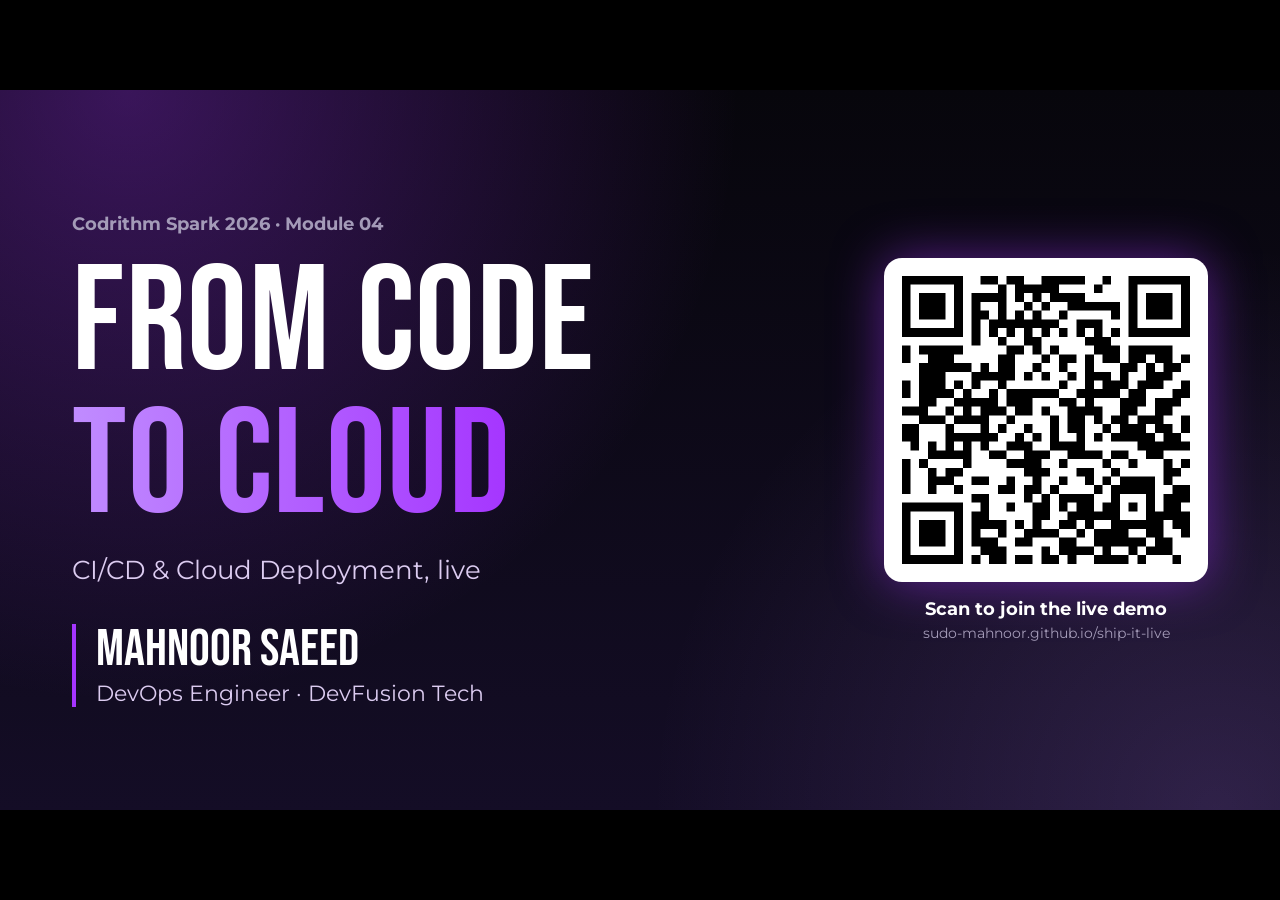
<file: site/slides/index.html>
<!DOCTYPE html>
<html lang="en">
<head>
  <meta charset="utf-8">
  <meta name="viewport" content="width=device-width, initial-scale=1">
  <title>From Code to Cloud · Mahnoor Saeed</title>
  <link rel="preconnect" href="https://fonts.googleapis.com">
  <link rel="preconnect" href="https://fonts.gstatic.com" crossorigin>
  <link rel="stylesheet" href="https://fonts.googleapis.com/css2?family=Bebas+Neue&family=Montserrat:wght@500;700&display=swap">
  <style>
    /* Colour palette from devfusion-branding/DESIGN.md */
    :root {
      --violet: #a535ff;
      --lilac: #c08cff;
      --lavender: #dcccf1;
      --muted: #a49bb8;
      --red: #f87171;
      --green: #4ade80;
      --amber: #fbbf24;
      --panel: rgba(255, 255, 255, 0.05);
      --line: rgba(255, 255, 255, 0.12);
    }

    * { box-sizing: border-box; margin: 0; padding: 0; }

    html, body { height: 100%; background: #000; }

    body { font-family: "Montserrat", system-ui, sans-serif; color: #fff; overflow: hidden; }

    /* Every slide is a fixed 1280x720 canvas, scaled to fit the screen */
    .deck { position: absolute; top: 50%; left: 50%; width: 1280px; height: 720px; }

    .slide {
      position: absolute;
      top: 0;
      left: 0;
      width: 1280px;
      height: 720px;
      padding: 56px 72px;
      overflow: hidden;
      background:
        radial-gradient(circle at 10% 0%, rgba(165, 53, 255, 0.32), transparent 45%),
        radial-gradient(circle at 95% 100%, rgba(192, 140, 255, 0.16), transparent 40%),
        linear-gradient(180deg, #07060c, #140d26);
      opacity: 0;
      visibility: hidden;
      transition: opacity 0.5s;
    }
    .slide.active { opacity: 1; visibility: visible; }
    .slide > * { position: relative; }

    .rise { opacity: 0; transform: translateY(20px); transition: opacity 0.6s, transform 0.6s; }
    .active .rise { opacity: 1; transform: none; }
    .active .d1 { transition-delay: 0.12s; }
    .active .d2 { transition-delay: 0.24s; }
    .active .d3 { transition-delay: 0.36s; }
    .active .d4 { transition-delay: 0.48s; }
    .active .d5 { transition-delay: 0.6s; }
    .active .d6 { transition-delay: 0.72s; }
    .active .d7 { transition-delay: 0.84s; }

    .page { position: absolute; right: 48px; bottom: 26px; font-size: 14px; color: var(--muted); }
    .footer-name { position: absolute; left: 72px; bottom: 26px; font-size: 14px; color: var(--muted); }

    .kicker { font-size: 17px; font-weight: 700; letter-spacing: 0.14em; text-transform: uppercase; color: var(--lilac); }
    h1, h2 { font-family: "Bebas Neue", Impact, sans-serif; font-weight: 400; line-height: 0.95; letter-spacing: 0.01em; }
    h1 { font-size: 150px; }
    h2 { margin-top: 10px; font-size: 76px; }
    .grad { background: linear-gradient(90deg, var(--lilac), var(--violet)); -webkit-background-clip: text; background-clip: text; color: transparent; }
    .lead { font-size: 26px; line-height: 1.45; color: var(--lavender); }
    .note { margin-top: 26px; font-size: 23px; font-weight: 700; }
    .note .grad { font-weight: 700; }

    /* Reusable blocks */
    .row { display: flex; }
    .row > * + * { margin-left: 20px; }
    .card { flex: 1; padding: 24px 26px; border-radius: 18px; background: var(--panel); border: 1px solid var(--line); }
    .card h3 { font-family: "Bebas Neue", Impact, sans-serif; font-weight: 400; font-size: 36px; line-height: 1; color: var(--lilac); }
    .card p, .card li { font-size: 20px; line-height: 1.45; color: var(--lavender); }
    .card p { margin-top: 10px; }
    .card ul { margin-top: 12px; list-style: none; }
    .card li { padding-left: 22px; margin-top: 8px; position: relative; }
    .card li::before { content: ""; position: absolute; left: 2px; top: 11px; width: 8px; height: 8px; border-radius: 50%; background: var(--violet); }
    .card.bad { border-color: rgba(248, 113, 113, 0.4); background: rgba(248, 113, 113, 0.06); }
    .card.bad h3 { color: var(--red); }
    .card.bad li::before { background: var(--red); }
    .card.good { border-color: rgba(74, 222, 128, 0.4); background: rgba(74, 222, 128, 0.06); }
    .card.good h3 { color: var(--green); }
    .card.good li::before { background: var(--green); }
    .card.hot { border-color: var(--violet); background: rgba(165, 53, 255, 0.14); }

    .code {
      padding: 22px 26px;
      border-radius: 18px;
      background: #0f0b1a;
      border: 1px solid rgba(192, 140, 255, 0.3);
      font-family: ui-monospace, Menlo, Consolas, monospace;
      font-size: 18px;
      line-height: 1.55;
      color: var(--lavender);
      white-space: pre;
    }
    .code .k { color: var(--lilac); }
    .code .s { color: #86efac; }
    .code .c { color: var(--muted); }
    .code .hl { color: var(--amber); font-weight: 700; }

    /* Numbered flow of steps */
    .flow { display: flex; align-items: stretch; }
    .flow .arrow { display: flex; align-items: center; margin: 0 8px; font-size: 30px; color: var(--muted); }
    .flow .step { flex: 1; padding: 20px 14px; border-radius: 18px; text-align: center; background: var(--panel); border: 2px solid var(--line); }
    .flow .num { font-family: "Bebas Neue", Impact, sans-serif; font-size: 44px; line-height: 1; }
    .flow .name { margin-top: 6px; font-family: "Bebas Neue", Impact, sans-serif; font-size: 30px; line-height: 1; }
    .flow .desc { margin-top: 8px; font-size: 16px; line-height: 1.35; color: var(--lavender); }
    .flow .step.lit { border-color: var(--violet); background: rgba(165, 53, 255, 0.14); }
    .active .flow .step { animation: glow 0.5s ease-out both; }
    .active .flow .step:nth-child(1) { animation-delay: 0.5s; }
    .active .flow .step:nth-child(3) { animation-delay: 0.8s; }
    .active .flow .step:nth-child(5) { animation-delay: 1.1s; }
    .active .flow .step:nth-child(7) { animation-delay: 1.4s; }
    .active .flow .step:nth-child(9) { animation-delay: 1.7s; }
    .active .flow .step:nth-child(11) { animation-delay: 2s; }
    .active .flow .step:nth-child(13) { animation-delay: 2.3s; }

    /* Comparison table */
    table { width: 100%; border-collapse: separate; border-spacing: 0 10px; }
    th { padding: 0 22px 4px; font-family: "Bebas Neue", Impact, sans-serif; font-weight: 400; font-size: 34px; text-align: left; }
    td { padding: 15px 22px; font-size: 21px; line-height: 1.35; background: var(--panel); }
    td:first-child { width: 190px; border-radius: 14px 0 0 14px; font-weight: 700; color: var(--lilac); }
    td:last-child { border-radius: 0 14px 14px 0; }
    td.bad { color: #fca5a5; }
    td.good { color: #86efac; }
    th.bad { color: var(--red); }
    th.good { color: var(--green); }

    .qr { display: inline-block; padding: 12px; border-radius: 18px; background: #fff; box-shadow: 0 0 50px rgba(165, 53, 255, 0.5); }
    .qr img { display: block; }
    .qr-label { margin-top: 12px; font-size: 18px; font-weight: 700; text-align: center; }
    .qr-url { margin-top: 4px; font-size: 14px; text-align: center; color: var(--muted); }

    /* Slide 5 is dense: tighter cards and code */
    .s-pipe .card { padding: 16px 22px; }
    .s-pipe .card h3 { font-size: 32px; }
    .s-pipe .card p { margin-top: 6px; font-size: 19px; }
    .s-pipe .code { padding: 16px 24px; font-size: 16px; line-height: 1.5; }

    /* Slide 1 */
    .s-title { display: flex; align-items: center; justify-content: space-between; }
    .event { margin-top: 20px; font-size: 18px; font-weight: 700; color: var(--muted); }
    .speaker { margin-top: 34px; padding-left: 20px; border-left: 4px solid var(--violet); }
    .speaker .name { font-family: "Bebas Neue", Impact, sans-serif; font-size: 52px; line-height: 1; }
    .speaker .role { margin-top: 4px; font-size: 22px; color: var(--lavender); }

    /* Takeaways */
    .takeaways { margin-top: 34px; display: flex; flex-wrap: wrap; justify-content: space-between; }
    .takeaways div { width: calc(50% - 10px); margin-bottom: 20px; display: flex; align-items: center; padding: 22px 26px; border-radius: 18px; background: var(--panel); font-size: 25px; font-weight: 700; line-height: 1.3; }
    .takeaways span { flex: none; margin-right: 22px; font-family: "Bebas Neue", Impact, sans-serif; font-size: 60px; font-weight: 400; line-height: 1; }
    .motto { margin-top: 26px; font-family: "Bebas Neue", Impact, sans-serif; font-size: 62px; line-height: 1; text-align: center; }

    /* Thank you */
    .s-thanks { display: flex; align-items: center; justify-content: space-between; padding-right: 96px; }
    .s-thanks h2 { font-size: 150px; }
    .s-thanks .speaker { margin-top: 36px; }
    .s-thanks .speaker .name { font-size: 64px; }
    .s-thanks .speaker .role { font-size: 24px; }
    .s-thanks .ask { margin-top: 30px; font-size: 24px; line-height: 1.5; color: var(--lavender); }
    .s-thanks .page { position: absolute; }
    @keyframes glow {
      0% { transform: scale(1); }
      50% { transform: scale(1.06); border-color: var(--lilac); }
      100% { transform: scale(1); border-color: var(--violet); background: rgba(165, 53, 255, 0.14); }
    }

    /* Print mode (?print): every slide on its own page, for the PDF */
    body.print { overflow: visible; background: #07060c; }
    .print .deck { position: static; transform: none !important; }
    .print .slide { position: relative; opacity: 1; visibility: visible; page-break-after: always; }
    .print .rise { opacity: 1; transform: none; }
    .print .flow .step { border-color: var(--violet); background: rgba(165, 53, 255, 0.14); }
  </style>
</head>
<body>
<div class="deck" id="deck">

  <!-- 1. Title -->
  <section class="slide s-title">
    <div>
      <p class="event rise">Codrithm Spark 2026 · Module 04</p>
      <h1 class="rise d1" style="margin-top: 18px;">From code<br><span class="grad">to cloud</span></h1>
      <p class="lead rise d2" style="margin-top: 14px;">CI/CD &amp; Cloud Deployment, live</p>
      <div class="speaker rise d3">
        <p class="name">Mahnoor Saeed</p>
        <p class="role">DevOps Engineer · DevFusion Tech</p>
      </div>
    </div>
    <div class="rise d4">
      <div class="qr"><img src="assets/qr-site.png" width="300" height="300" alt="QR code to the live demo"></div>
      <p class="qr-label">Scan to join the live demo</p>
      <p class="qr-url">sudo-mahnoor.github.io/ship-it-live</p>
    </div>
  </section>

  <!-- 2. The code lifecycle -->
  <section class="slide">
    <p class="kicker rise">The journey</p>
    <h2 class="rise d1">The life of your <span class="grad">code</span></h2>
    <div class="flow rise d2" style="margin-top: 40px;">
      <div class="step"><div class="num grad">1</div><div class="name">Write</div><div class="desc">Code on your laptop</div></div>
      <span class="arrow">›</span>
      <div class="step"><div class="num grad">2</div><div class="name">Push</div><div class="desc">Commit to Git, push to GitHub</div></div>
      <span class="arrow">›</span>
      <div class="step"><div class="num grad">3</div><div class="name">Test</div><div class="desc">Automated checks run</div></div>
      <span class="arrow">›</span>
      <div class="step"><div class="num grad">4</div><div class="name">Build</div><div class="desc">Package the app</div></div>
      <span class="arrow">›</span>
      <div class="step"><div class="num grad">5</div><div class="name">Deploy</div><div class="desc">Ship it to the cloud</div></div>
      <span class="arrow">›</span>
      <div class="step"><div class="num grad">6</div><div class="name">Monitor</div><div class="desc">Logs, uptime, errors</div></div>
    </div>
    <div class="row rise d3" style="margin-top: 34px;">
      <div class="card"><h3>Where students stop</h3><p>Step 1. The project runs on localhost, and the demo works on one laptop.</p></div>
      <div class="card hot"><h3>Where real products live</h3><p>Steps 2 to 6. Every change is checked, shipped and watched without anyone doing it by hand.</p></div>
    </div>
    <p class="note rise d4">Writing code is one thing. <span class="grad">Getting it into production is another.</span></p>
    <p class="footer-name">Mahnoor Saeed · From Code to Cloud</p>
    <p class="page">2</p>
  </section>

  <!-- 3. Manual vs automated -->
  <section class="slide">
    <p class="kicker rise">Why it matters</p>
    <h2 class="rise d1">Manual deploy vs <span class="grad">pipeline</span></h2>
    <table class="rise d2" style="margin-top: 26px;">
      <tr><th></th><th class="bad">By hand</th><th class="good">With a pipeline</th></tr>
      <tr><td>Steps</td><td class="bad">Copy files, restart, hope. Steps get forgotten</td><td class="good">The same steps, in the same order, every time</td></tr>
      <tr><td>Testing</td><td class="bad">Often skipped when there is a deadline</td><td class="good">Runs on every single change</td></tr>
      <tr><td>Bad code</td><td class="bad">Users find the bug first</td><td class="good">Blocked before it reaches users</td></tr>
      <tr><td>Rollback</td><td class="bad">Panic and fix it live on the server</td><td class="good">Redeploy the last good version</td></tr>
      <tr><td>History</td><td class="bad">"Who changed this?" Nobody knows</td><td class="good">Every deploy is linked to a commit</td></tr>
    </table>
    <p class="footer-name">Mahnoor Saeed · From Code to Cloud</p>
    <p class="page">3</p>
  </section>

  <!-- 4. CI vs CD vs CD -->
  <section class="slide">
    <p class="kicker rise">The words</p>
    <h2 class="rise d1">CI, CD and <span class="grad">CD</span></h2>
    <div class="row" style="margin-top: 34px;">
      <div class="card rise d2"><h3>Continuous Integration</h3><p>Push small changes often. Every push is <b>built and tested automatically</b>, so problems show up in minutes, not weeks.</p></div>
      <div class="card rise d3"><h3>Continuous Delivery</h3><p>Every change that passes is <b>ready to release</b>. A person still presses the final "deploy" button.</p></div>
      <div class="card hot rise d4"><h3>Continuous Deployment</h3><p>Every change that passes <b>goes live automatically</b>. No button, no waiting.</p></div>
    </div>
    <div class="row rise d5" style="margin-top: 26px;">
      <div class="card"><h3>The golden rule</h3><p>If any step fails, nothing ships. The last good version stays live.</p></div>
      <div class="card"><h3>In today's demo</h3><p>We use Continuous Deployment: one git push, and your phones update.</p></div>
    </div>
    <p class="footer-name">Mahnoor Saeed · From Code to Cloud</p>
    <p class="page">4</p>
  </section>

  <!-- 5. Anatomy of a pipeline -->
  <section class="slide">
    <p class="kicker rise">Under the hood</p>
    <h2 class="rise d1">Inside a <span class="grad">pipeline</span></h2>
    <div class="row s-pipe" style="margin-top: 24px;">
      <div class="rise d2" style="flex: 0 0 470px;">
        <div class="card" style="margin-bottom: 12px;"><h3>Trigger</h3><p>What starts it: a push, a pull request or a schedule.</p></div>
        <div class="card" style="margin-bottom: 12px;"><h3>Job and steps</h3><p>A job is a list of steps. Each step is one command, like "run the tests".</p></div>
        <div class="card"><h3>Runner</h3><p>A fresh cloud machine that runs the job, then disappears.</p></div>
      </div>
      <div class="code rise d3" style="flex: 1;"><span class="c"># .github/workflows/pipeline.yml</span>
<span class="k">on</span>:
  <span class="k">push</span>:
    <span class="k">branches</span>: [<span class="s">main</span>]   <span class="c"># trigger</span>

<span class="k">jobs</span>:
  <span class="k">test</span>:
    <span class="k">runs-on</span>: <span class="s">ubuntu-latest</span>   <span class="c"># runner</span>
    <span class="k">steps</span>:
      - <span class="k">uses</span>: <span class="s">actions/checkout@v4</span>
      - <span class="k">run</span>: <span class="s">python tests/check_site.py</span>

  <span class="k">deploy</span>:
    <span class="hl">needs: test</span>   <span class="c"># only if tests pass</span>
    <span class="k">runs-on</span>: <span class="s">ubuntu-latest</span>
    <span class="k">steps</span>:
      - <span class="k">uses</span>: <span class="s">actions/deploy-pages@v4</span></div>
    </div>
    <p class="footer-name">Mahnoor Saeed · From Code to Cloud</p>
    <p class="page">5</p>
  </section>

  <!-- 6. Where to deploy -->
  <section class="slide">
    <p class="kicker rise">The cloud</p>
    <h2 class="rise d1">Where can you <span class="grad">deploy?</span></h2>
    <div class="row" style="margin-top: 30px;">
      <div class="card rise d2"><h3>Static sites and frontends</h3><p>GitHub Pages, Vercel, Netlify</p><p>Portfolios, landing pages, React and Next.js apps. Free tiers to start.</p></div>
      <div class="card rise d3"><h3>Full-stack apps and APIs</h3><p>Render, Railway, Fly.io</p><p>Backends, databases, bots. Push code and the platform runs it.</p></div>
      <div class="card hot rise d4"><h3>Full control at scale</h3><p>AWS, Azure, Google Cloud</p><p>Servers, networks, Kubernetes. What most companies run on.</p></div>
    </div>
    <div class="row rise d5" style="margin-top: 22px;">
      <div class="card"><h3>Docker</h3><p>Package your app with everything it needs. It runs the same on your laptop, in CI and in the cloud.</p></div>
      <div class="card"><h3>Infrastructure as Code</h3><p>Tools like Terraform describe servers in code. No more clicking around a console and forgetting what you did.</p></div>
    </div>
    <p class="footer-name">Mahnoor Saeed · From Code to Cloud</p>
    <p class="page">6</p>
  </section>

  <!-- 7. Secrets -->
  <section class="slide">
    <p class="kicker rise">Security</p>
    <h2 class="rise d1">Keep secrets <span class="grad">out of code</span></h2>
    <div class="row" style="margin-top: 30px;">
      <div class="card bad rise d2"><h3>Never</h3>
        <ul><li>Hardcode API keys or passwords in code</li><li>Commit your .env file</li><li>Paste keys in chats or screenshots</li></ul></div>
      <div class="card good rise d3"><h3>Instead</h3>
        <ul><li>Environment variables</li><li>GitHub Secrets or a cloud secret manager</li><li>Different keys for dev, staging and production</li></ul></div>
      <div class="card rise d4"><h3>If a key leaks</h3>
        <ul><li>Revoke and replace it right away</li><li>Deleting the commit is not enough. Git history keeps it</li><li>Check the usage and the bill</li></ul></div>
    </div>
    <div class="row rise d5" style="margin-top: 24px; align-items: center;">
      <div class="code" style="flex: 0 0 560px; font-size: 19px;"><span class="c"># in the workflow file</span>
<span class="k">env</span>:
  <span class="k">API_KEY</span>: <span class="hl">${{ secrets.API_KEY }}</span></div>
      <p class="lead" style="flex: 1;">Bots scan public GitHub repos for keys all day. A leaked cloud key can be abused within minutes.</p>
    </div>
    <p class="footer-name">Mahnoor Saeed · From Code to Cloud</p>
    <p class="page">7</p>
  </section>

  <!-- 8. Team workflow -->
  <section class="slide">
    <p class="kicker rise">Working in a team</p>
    <h2 class="rise d1">Pull requests and <span class="grad">protected main</span></h2>
    <div class="flow rise d2" style="margin-top: 36px;">
      <div class="step"><div class="num grad">1</div><div class="name">Branch</div><div class="desc">feature/login</div></div>
      <span class="arrow">›</span>
      <div class="step"><div class="num grad">2</div><div class="name">Commit</div><div class="desc">Small, clear changes</div></div>
      <span class="arrow">›</span>
      <div class="step"><div class="num grad">3</div><div class="name">Pull request</div><div class="desc">Ask to merge into main</div></div>
      <span class="arrow">›</span>
      <div class="step"><div class="num grad">4</div><div class="name">Checks + review</div><div class="desc">CI runs, a teammate reviews</div></div>
      <span class="arrow">›</span>
      <div class="step"><div class="num grad">5</div><div class="name">Merge</div><div class="desc">Into main</div></div>
      <span class="arrow">›</span>
      <div class="step"><div class="num grad">6</div><div class="name">Deploy</div><div class="desc">Pipeline ships it</div></div>
    </div>
    <div class="row rise d3" style="margin-top: 30px;">
      <div class="card"><h3>Branch protection rules</h3>
        <ul><li>No direct pushes to main</li><li>CI checks must pass before merge</li><li>At least one approval from a teammate</li></ul></div>
      <div class="card"><h3>Why teams do this</h3>
        <ul><li>Main is always working and deployable</li><li>Two pairs of eyes catch more bugs</li><li>Every change has a story you can read later</li></ul></div>
    </div>
    <p class="footer-name">Mahnoor Saeed · From Code to Cloud</p>
    <p class="page">8</p>
  </section>

  <!-- 9. Takeaways -->
  <section class="slide">
    <p class="kicker rise">Take this home</p>
    <h2 class="rise d1">4 things to <span class="grad">remember</span></h2>
    <div class="takeaways">
      <div class="rise d2"><span class="grad">1</span>Manual deploys break things.</div>
      <div class="rise d3"><span class="grad">2</span>A pipeline tests, builds and deploys for you.</div>
      <div class="rise d4"><span class="grad">3</span>Bad code gets stopped before users see it.</div>
      <div class="rise d5"><span class="grad">4</span>Secrets never go in code.</div>
    </div>
    <p class="motto rise d6">Deploying is easy. <span class="grad">Shipping safely is the skill.</span></p>
    <p class="footer-name">Mahnoor Saeed · From Code to Cloud</p>
    <p class="page">9</p>
  </section>

  <!-- 10. Thank you -->
  <section class="slide s-thanks">
    <div class="thanks-text">
      <p class="kicker rise">Thank you</p>
      <h2 class="rise d1">Questions<span class="grad">?</span></h2>
      <div class="speaker rise d2">
        <p class="name">Mahnoor Saeed</p>
        <p class="role">DevOps Engineer · DevFusion Tech</p>
      </div>
      <p class="ask rise d3">Build your own pipeline,<br>and send me the live link.</p>
    </div>
    <div class="rise d3">
      <div class="qr"><img src="assets/qr-linkedin.png" width="340" height="340" alt="QR code to Mahnoor's LinkedIn"></div>
      <p class="qr-label" style="font-size: 22px;">Connect on LinkedIn</p>
    </div>
    <p class="page">10</p>
  </section>

</div>

<script>
// Arrow keys, space or a clicker move between slides. ?print shows all slides for the PDF.
(function () {
  var slides = document.querySelectorAll(".slide");
  var deck = document.getElementById("deck");
  var current = 0;

  if (location.search.indexOf("print") !== -1) {
    document.body.className = "print";
    return;
  }

  function fit() {
    var scale = Math.min(window.innerWidth / 1280, window.innerHeight / 720);
    deck.style.transform = "translate(-50%, -50%) scale(" + scale + ")";
  }

  function go(n) {
    if (n < 0 || n >= slides.length) return;
    slides[current].classList.remove("active");
    current = n;
    slides[current].classList.add("active");
    location.hash = String(n + 1);
  }

  document.addEventListener("keydown", function (e) {
    var k = e.key;
    if (k === "ArrowRight" || k === "PageDown" || k === " " || k === "Enter") { e.preventDefault(); go(current + 1); }
    if (k === "ArrowLeft" || k === "PageUp" || k === "Backspace") { e.preventDefault(); go(current - 1); }
    if (k === "Home") go(0);
    if (k === "End") go(slides.length - 1);
  });
  document.addEventListener("click", function (e) {
    if (e.target.tagName !== "VIDEO" && e.target.tagName !== "A") go(current + 1);
  });

  window.addEventListener("resize", fit);
  fit();
  slides[0].classList.add("active");
  var start = parseInt(location.hash.slice(1), 10) - 1;
  if (start > 0) go(start);
})();
</script>
</body>
</html>
</file>
